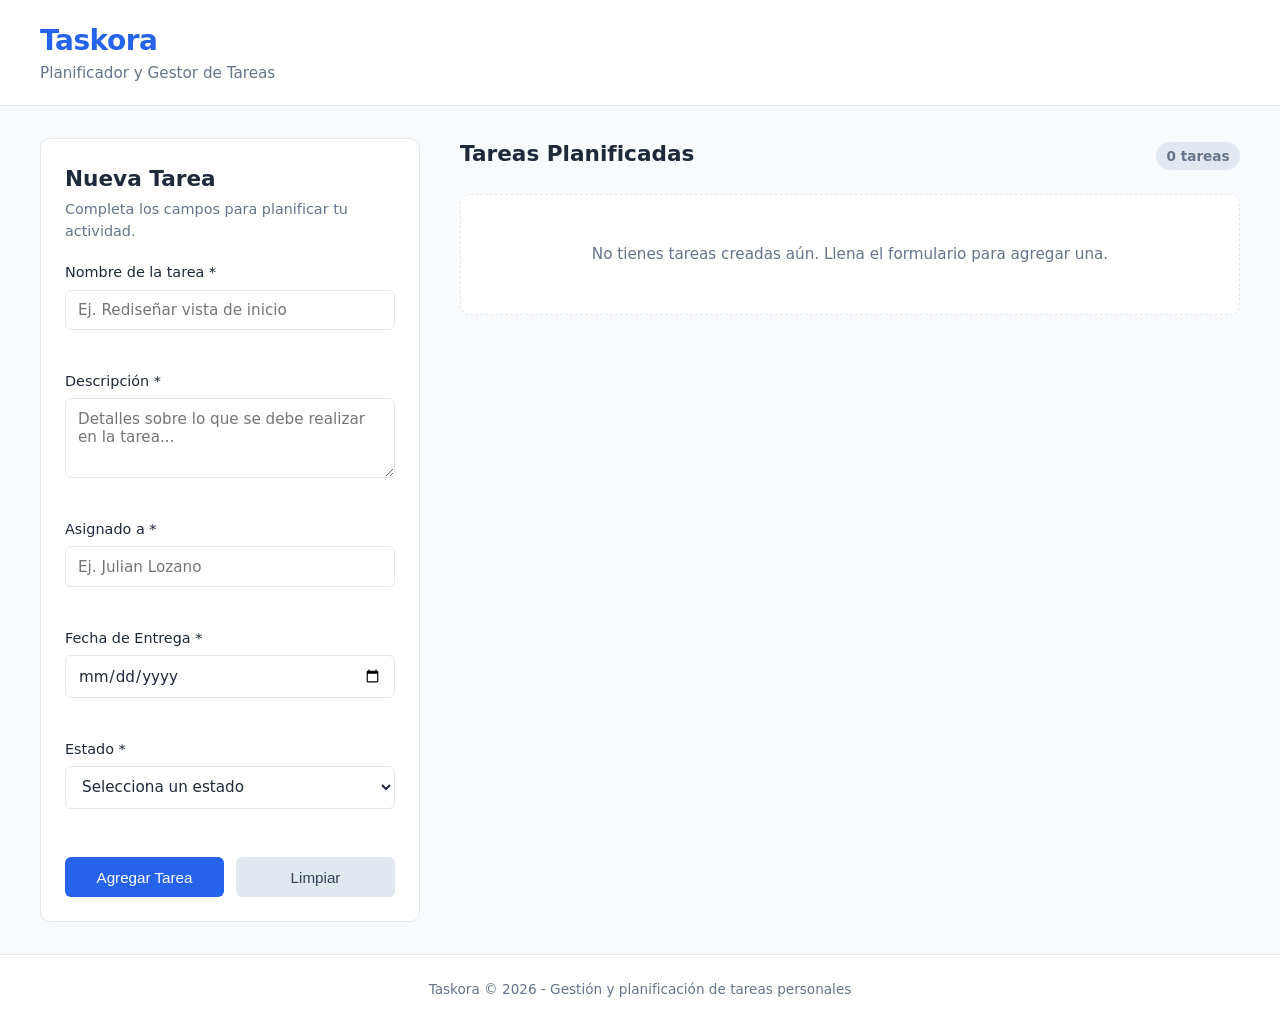
<file: frontend/index.html>
<!DOCTYPE html>
<html lang="es">

<head>
    <meta charset="UTF-8">
    <meta name="viewport" content="width=device-width, initial-scale=1.0">
    <title>Taskora - Planificador de Tareas</title>
    <link rel="stylesheet" href="css/main.css">
    <link rel="stylesheet" href="css/components/header.css">
    <link rel="stylesheet" href="css/components/task-form.css">
    <link rel="stylesheet" href="css/components/task-card.css">
    <link rel="stylesheet" href="css/components/footer.css">
</head>

<body>
    <header class="app-header">
        <div class="header-container">
            <h1 class="app-title">Taskora</h1>
            <p class="app-tagline">Planificador y Gestor de Tareas</p>
        </div>
    </header>

    <main class="app-main">
        <div class="layout-container">
            <section class="form-section" aria-labelledby="form-heading">
                <h2 id="form-heading" class="section-title">Nueva Tarea</h2>
                <p class="section-description">Completa los campos para planificar tu actividad.</p>
                
                <form id="task-form" class="task-form" novalidate>
                    <div class="form-group">
                        <label for="task-name">Nombre de la tarea *</label>
                        <input 
                            type="text" 
                            id="task-name" 
                            name="nombre" 
                            placeholder="Ej. Rediseñar vista de inicio" 
                            autocomplete="off"
                        />
                        <span class="error-message" id="error-task-name"></span>
                    </div>

                    <div class="form-group">
                        <label for="task-description">Descripción *</label>
                        <textarea 
                            id="task-description" 
                            name="descripcion" 
                            rows="3" 
                            placeholder="Detalles sobre lo que se debe realizar en la tarea..."
                        ></textarea>
                        <span class="error-message" id="error-task-description"></span>
                    </div>

                    <div class="form-group">
                        <label for="task-assignee">Asignado a *</label>
                        <input 
                            type="text" 
                            id="task-assignee" 
                            name="asignadoA" 
                            placeholder="Ej. Julian Lozano" 
                            autocomplete="off"
                        />
                        <span class="error-message" id="error-task-assignee"></span>
                    </div>

                    <div class="form-group">
                        <label for="task-due-date">Fecha de Entrega *</label>
                        <input 
                            type="date" 
                            id="task-due-date" 
                            name="fechaDeEntrega" 
                        />
                        <span class="error-message" id="error-task-due-date"></span>
                    </div>

                    <div class="form-group">
                        <label for="task-status">Estado *</label>
                        <select id="task-status" name="estado">
                            <option value="" disabled selected>Selecciona un estado</option>
                            <option value="POR HACER">POR HACER</option>
                            <option value="EN PROCESO">EN PROCESO</option>
                            <option value="REVISIÓN">REVISIÓN</option>
                            <option value="HECHO">HECHO</option>
                        </select>
                        <span class="error-message" id="error-task-status"></span>
                    </div>

                    <div class="form-actions">
                        <button type="submit" id="btn-submit-task" class="btn btn-primary">Agregar Tarea</button>
                        <button type="reset" id="btn-reset-task" class="btn btn-secondary">Limpiar</button>
                    </div>
                </form>
            </section>

            <section class="tasks-section" aria-labelledby="tasks-heading">
                <div class="tasks-header">
                    <h2 id="tasks-heading" class="section-title">Tareas Planificadas</h2>
                    <span id="tasks-count" class="tasks-count-badge">0 tareas</span>
                </div>

                <div id="empty-state" class="empty-state">
                    <p>No tienes tareas creadas aún. Llena el formulario para agregar una.</p>
                </div>

                <div id="tasks-container" class="tasks-grid"></div>
            </section>
        </div>
    </main>

    <footer class="app-footer">
        <p>Taskora &copy; 2026 - Gestión y planificación de tareas personales</p>
    </footer>

    <script src="js/storage/taskStorage.js"></script>
    <script src="js/TaskManager.js"></script>
    <script src="js/components/task-form.js"></script>
    <script src="js/components/task-card.js"></script>
    <script src="js/app.js"></script>
</body>

</html>
</file>
<file: frontend/css/main.css>
* {
    margin: 0;
    padding: 0;
    box-sizing: border-box;
}

:root {
    --bg-page: #f8fafc;
    --bg-card: #ffffff;
    --text-primary: #1e293b;
    --text-secondary: #64748b;
    --border-color: #e2e8f0;
    --primary-color: #2563eb;
    --primary-hover: #1d4ed8;
    --danger-color: #dc2626;
    --danger-hover: #b91c1c;
    --radius-sm: 6px;
    --radius-md: 10px;
}

body {
    font-family: system-ui, -apple-system, BlinkMacSystemFont, "Segoe UI", Roboto, Oxygen, Ubuntu, Cantarell, sans-serif;
    background-color: var(--bg-page);
    color: var(--text-primary);
    line-height: 1.5;
    min-height: 100vh;
    display: flex;
    flex-direction: column;
}

.app-main {
    flex: 1;
    padding: 2rem 1.5rem;
}

.layout-container {
    max-width: 1200px;
    margin: 0 auto;
    display: grid;
    grid-template-columns: 380px 1fr;
    gap: 2.5rem;
    align-items: start;
}

@media (max-width: 860px) {
    .layout-container {
        grid-template-columns: 1fr;
    }
}

.section-title {
    font-size: 1.35rem;
    font-weight: 600;
    color: var(--text-primary);
    margin-bottom: 0.25rem;
}

.section-description {
    font-size: 0.9rem;
    color: var(--text-secondary);
    margin-bottom: 1.25rem;
}

.btn {
    display: inline-flex;
    align-items: center;
    justify-content: center;
    padding: 0.65rem 1.25rem;
    font-size: 0.95rem;
    font-weight: 500;
    border-radius: var(--radius-sm);
    border: 1px solid transparent;
    cursor: pointer;
    transition: background-color 0.2s, opacity 0.2s;
}

.btn-primary {
    background-color: var(--primary-color);
    color: #ffffff;
}

.btn-primary:hover {
    background-color: var(--primary-hover);
}

.btn-secondary {
    background-color: #e2e8f0;
    color: #334155;
}

.btn-secondary:hover {
    background-color: #cbd5e1;
}
</file>
<file: frontend/css/components/header.css>
.app-header {
    background-color: var(--bg-card);
    border-bottom: 1px solid var(--border-color);
    padding: 1.25rem 1.5rem;
}

.header-container {
    max-width: 1200px;
    margin: 0 auto;
}

.app-title {
    font-size: 1.75rem;
    font-weight: 700;
    color: var(--primary-color);
    letter-spacing: -0.5px;
}

.app-tagline {
    font-size: 0.95rem;
    color: var(--text-secondary);
}
</file>
<file: frontend/css/components/task-form.css>
.form-section {
    background-color: var(--bg-card);
    border: 1px solid var(--border-color);
    border-radius: var(--radius-md);
    padding: 1.5rem;
}

.task-form {
    display: flex;
    flex-direction: column;
    gap: 1.1rem;
}

.form-group {
    display: flex;
    flex-direction: column;
    gap: 0.35rem;
}

.form-group label {
    font-size: 0.9rem;
    font-weight: 500;
    color: var(--text-primary);
}

.form-group input,
.form-group textarea,
.form-group select {
    width: 100%;
    padding: 0.65rem 0.75rem;
    font-size: 0.95rem;
    font-family: inherit;
    border: 1px solid var(--border-color);
    border-radius: var(--radius-sm);
    background-color: #ffffff;
    color: var(--text-primary);
    outline: none;
    transition: border-color 0.2s;
}

.form-group input:focus,
.form-group textarea:focus,
.form-group select:focus {
    border-color: var(--primary-color);
}

.form-group textarea {
    resize: vertical;
    min-height: 80px;
}

.form-group input.input-error,
.form-group textarea.input-error,
.form-group select.input-error {
    border-color: var(--danger-color);
    background-color: #fef2f2;
}

.error-message {
    font-size: 0.8rem;
    color: var(--danger-color);
    min-height: 1.1rem;
    display: block;
}

.form-actions {
    display: flex;
    gap: 0.75rem;
    margin-top: 0.5rem;
}

.form-actions .btn {
    flex: 1;
}
</file>
<file: frontend/css/components/task-card.css>
.tasks-section {
    display: flex;
    flex-direction: column;
    gap: 1.25rem;
}

.tasks-header {
    display: flex;
    align-items: center;
    justify-content: space-between;
}

.tasks-count-badge {
    background-color: #e2e8f0;
    color: var(--text-secondary);
    font-size: 0.85rem;
    font-weight: 600;
    padding: 0.25rem 0.65rem;
    border-radius: 20px;
}

.empty-state {
    background-color: var(--bg-card);
    border: 1px dashed var(--border-color);
    border-radius: var(--radius-md);
    padding: 3rem 1.5rem;
    text-align: center;
    color: var(--text-secondary);
    font-size: 0.95rem;
}

.tasks-grid {
    display: grid;
    grid-template-columns: repeat(auto-fill, minmax(280px, 1fr));
    gap: 1.25rem;
}

.task-card {
    background-color: var(--bg-card);
    border: 1px solid var(--border-color);
    border-radius: var(--radius-md);
    padding: 1.25rem;
    display: flex;
    flex-direction: column;
    gap: 0.85rem;
    box-shadow: 0 1px 3px rgba(0, 0, 0, 0.05);
}

.task-card-header {
    display: flex;
    align-items: flex-start;
    justify-content: space-between;
    gap: 0.5rem;
}

.task-card-title {
    font-size: 1.1rem;
    font-weight: 600;
    color: var(--text-primary);
    word-break: break-word;
}

.task-badge {
    font-size: 0.75rem;
    font-weight: 700;
    padding: 0.2rem 0.5rem;
    border-radius: 4px;
    white-space: nowrap;
    text-transform: uppercase;
}

.status-todo {
    background-color: #fef3c7;
    color: #92400e;
}

.status-in-progress {
    background-color: #dbeafe;
    color: #1e40af;
}

.status-review {
    background-color: #f3e8ff;
    color: #6b21a8;
}

.status-done {
    background-color: #dcfce7;
    color: #166534;
}

.task-card-description {
    font-size: 0.9rem;
    color: #475569;
    word-break: break-word;
    flex: 1;
}

.task-card-details {
    display: flex;
    flex-direction: column;
    gap: 0.35rem;
    font-size: 0.85rem;
    border-top: 1px solid var(--border-color);
    padding-top: 0.65rem;
}

.task-detail-item {
    display: flex;
    justify-content: space-between;
    color: var(--text-secondary);
}

.task-detail-item .detail-value {
    font-weight: 500;
    color: var(--text-primary);
}

.task-card-actions {
    display: flex;
    justify-content: flex-end;
    align-items: center;
    gap: 0.5rem;
    margin-top: 0.25rem;
}

.btn-done {
    background-color: #dcfce7;
    color: #166534;
    padding: 0.4rem 0.85rem;
    font-size: 0.85rem;
    border-radius: var(--radius-sm);
    border: 1px solid #bbf7d0;
    cursor: pointer;
    font-weight: 500;
    transition: background-color 0.2s, color 0.2s;
}

.btn-done:hover:not(:disabled) {
    background-color: #16a34a;
    color: #ffffff;
}

.btn-done:disabled {
    background-color: #f1f5f9;
    color: #94a3b8;
    border-color: #e2e8f0;
    cursor: default;
}

.btn-delete {
    background-color: #fee2e2;
    color: var(--danger-color);
    padding: 0.4rem 0.85rem;
    font-size: 0.85rem;
    border-radius: var(--radius-sm);
    border: 1px solid #fecaca;
    cursor: pointer;
    font-weight: 500;
    transition: background-color 0.2s, color 0.2s;
}

.btn-delete:hover {
    background-color: var(--danger-color);
    color: #ffffff;
}
</file>
<file: frontend/css/components/footer.css>
.app-footer {
    background-color: var(--bg-card);
    border-top: 1px solid var(--border-color);
    padding: 1.5rem;
    text-align: center;
    color: var(--text-secondary);
    font-size: 0.85rem;
    margin-top: auto;
}
</file>
